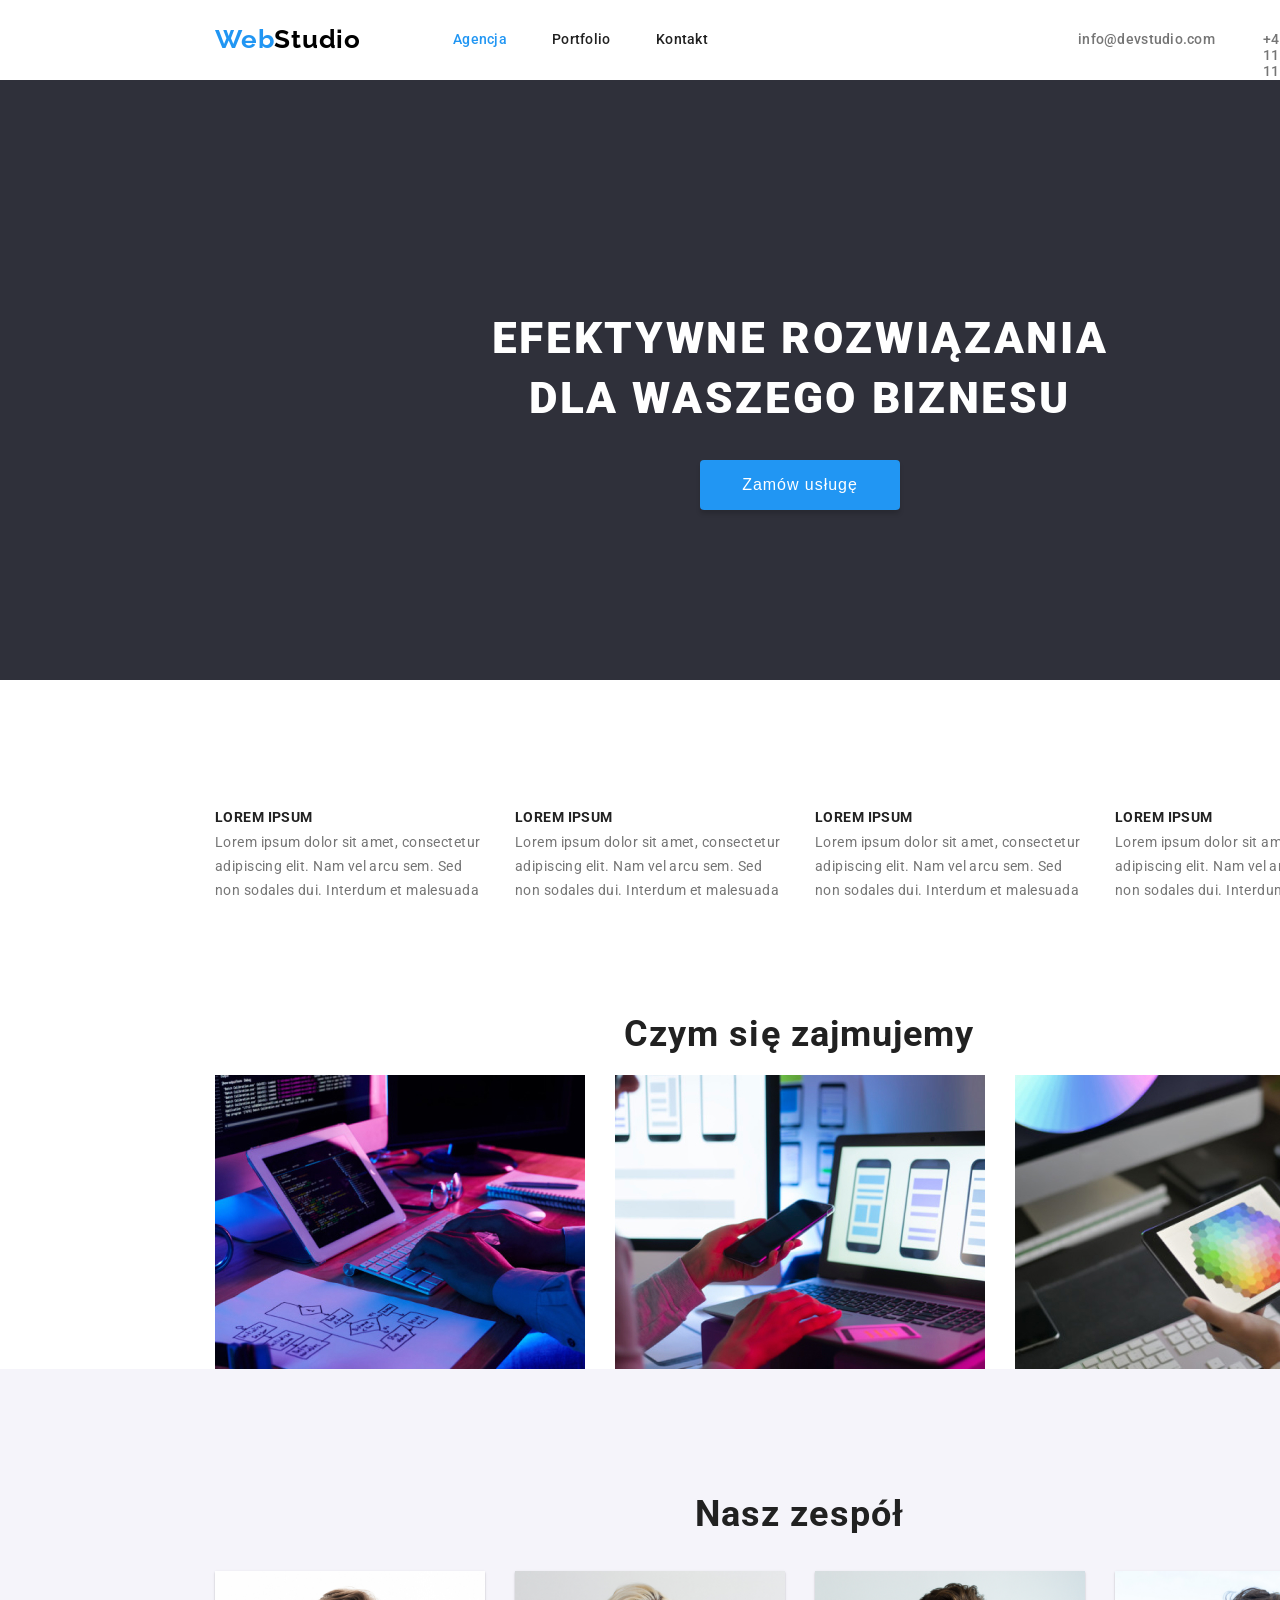
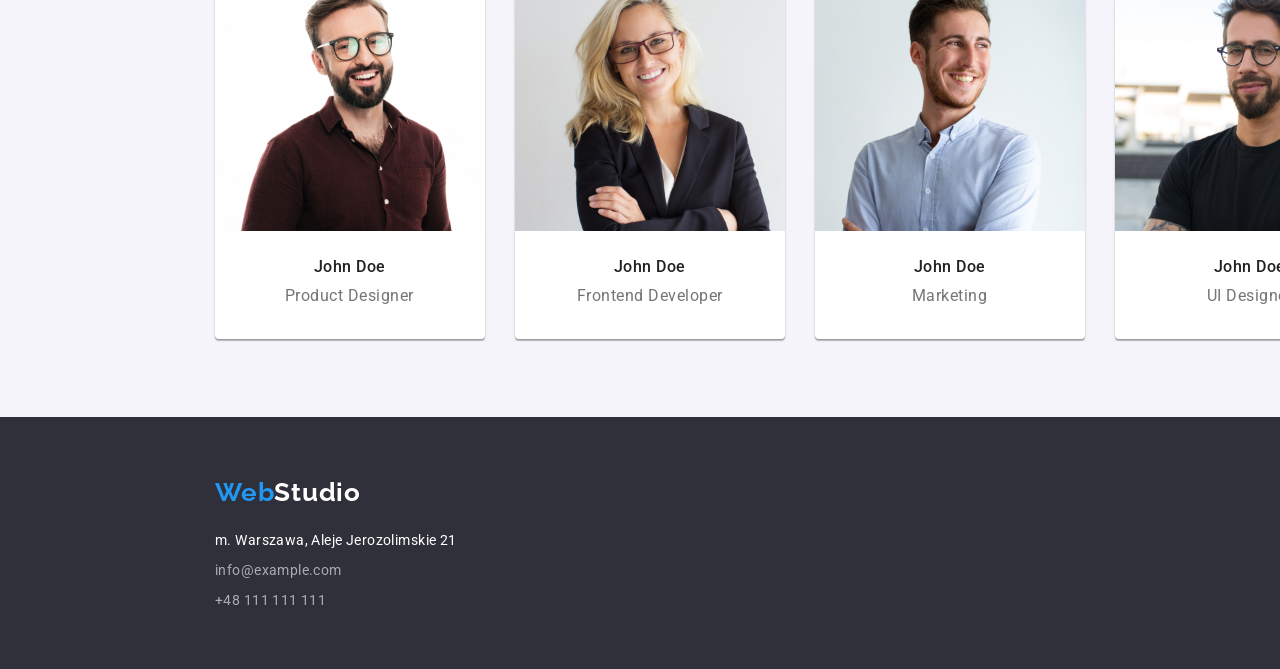
<file: index.html>
<!DOCTYPE html>
<html lang="pl">
<head>
    <meta charset="UTF-8">
    <meta http-equiv="X-UA-Compatible" content="IE=edge">
    <meta name="viewport" content="width=device-width, initial-scale=1.0">
    <title>Studio</title>
    <link rel="stylesheet" href="css/styles.css"/>
    <link href="https://fonts.googleapis.com/css2?family=Raleway:wght@700&family=Roboto:wght@400;500;700;900&display=swap"
        rel="stylesheet">
        <style>
            html {
                font-family: 'Raleway', sans-serif;
                font-family: 'Roboto', sans-serif;
            }
        </style>
</head>
<body>
    <header>
        <div class="menu">
            <span><a class="logo-header" href="index.html"><span class="web">Web</span>Studio</a></span>
            <nav>
                <a class="agencja-aktywny" href="index.html">Agencja</a>
                <a class="portfolio" href="portfolio.html">Portfolio</a>
                <a class="kontakt" href="#kontakt">Kontakt</a>
            </nav>    
            <span class="email-menu">info@devstudio.com</span>
            <span class="tel-menu">+48 111 111 111</span>
        </div>
        <div class="header">
            <h1 class="efektywne">efektywne rozwiązania dla waszego biznesu</h1>
            <span><button class="button-zamow-usluge" type="button">Zamów usługę</button></span>
        </div>
    </header>
    
    <main>
        <div>
            <ul class="tabela-atuty">
                <li class="t1">
                    <h4 class="t1-naglowek">Lorem ipsum</h4>
                    <p class="t1-tresc">Lorem ipsum dolor sit amet, consectetur adipiscing elit. Nam vel arcu sem. Sed non sodales dui. Interdum et malesuada</p>
                </li>
                <li class="t2">
                    <h4 class="t2-naglowek">Lorem ipsum</h4>
                    <p class="t2-tresc">Lorem ipsum dolor sit amet, consectetur adipiscing elit. Nam vel arcu sem. Sed non sodales dui. Interdum et
                    malesuada</p>
                </li>
                <li class="t3">
                    <h4 class="t3-naglowek">Lorem ipsum</h4>
                    <p class="t4-tresc">Lorem ipsum dolor sit amet, consectetur adipiscing elit. Nam vel arcu sem. Sed non sodales dui. Interdum et
                        malesuada</p>
                </li>
                <li class="t4">
                    <h4 class="t4-naglowek">Lorem ipsum</h4>
                    <p class="t4-tresc">Lorem ipsum dolor sit amet, consectetur adipiscing elit. Nam vel arcu sem. Sed non sodales dui. Interdum et
                        malesuada</p>
                </li>
            </ul>
        </div>
        <section class="zajecia">
            <h2 class="zajecia-naglowek">Czym się zajmujemy</h2>
            <span>
                <img class="box1"
                src="images/1.jpg"
                alt="Dłonie programisty w trakcie pisania kodu html w oparciu o lezące obok materiały"
                width="370"
                height="294"/>
                <img class="box2"
                src="images/2.jpg"
                alt="Programista tworzy układ apliakcji mobilnej"
                width="370"
                height="294"/>
                <img class="box3"
                src="images/3.jpg"
                alt="Programista lub grafik dobiera paletę kolorów, która ma być uzyta do projektu"
                width="370"
                height="294"/>
            </span>
        </section>
        <section class="zespol"></section>>
            <h2 class="nasz-zespol">Nasz zespół</h2>
            <ul class="tabela-zespol">
                <li class="zespol-1">
                    <img
                    src="images/4.jpg"
                    alt="Jedna z osób z naszego zespołu"
                    width="270"
                    height="260"/><p class="zespol-1-imie">John Doe</p><p class="zespol-1-stan">Product Designer</p>
                </li>
                <li class="zespol-2">
                    <img
                    src="images/5.jpg"
                    alt="Jedna z osób z naszego zespołu"
                    width="270"
                    height="260"/><p class="zespol-2-imie">John Doe</p><p class="zespol-2-stan">Frontend Developer</p>
                </li>
                <li class="zespol-3">
                    <img
                    src="images/6.jpg"
                    alt="Jedna z osób z naszego zespołu"
                    width="270"
                    height="260"/><p class="zespol-3-imie">John Doe</p><p class="zespol-3-stan">Marketing</p>
                </li>
                <li class="zespol-4">
                    <img
                    src="images/7.jpg"
                    alt="Jedna z osób z naszego zespołu"
                    width="270"
                    height="260"/><p class="zespol-4-imie">John Doe</p><p class="zespol-4-stan">UI Designer</p>
                </li>
            </ul>
        </section>
    </main>
    <footer class="footer-agencja">
        <div>
            <a class="logo-footer" href="index.html"><span class="web">Web</span><span class="studio-footer">Studio</span></a>
        </div>
        <address id="kontakt">
            <span class="adres-footer">m. Warszawa, Aleje Jerozolimskie 21</span>
            <span class="mail-footer">info@example.com</span>
            <span class="tel-footer">+48 111 111 111</span>
        </address>
    </footer>
</body>
</html>
</file>
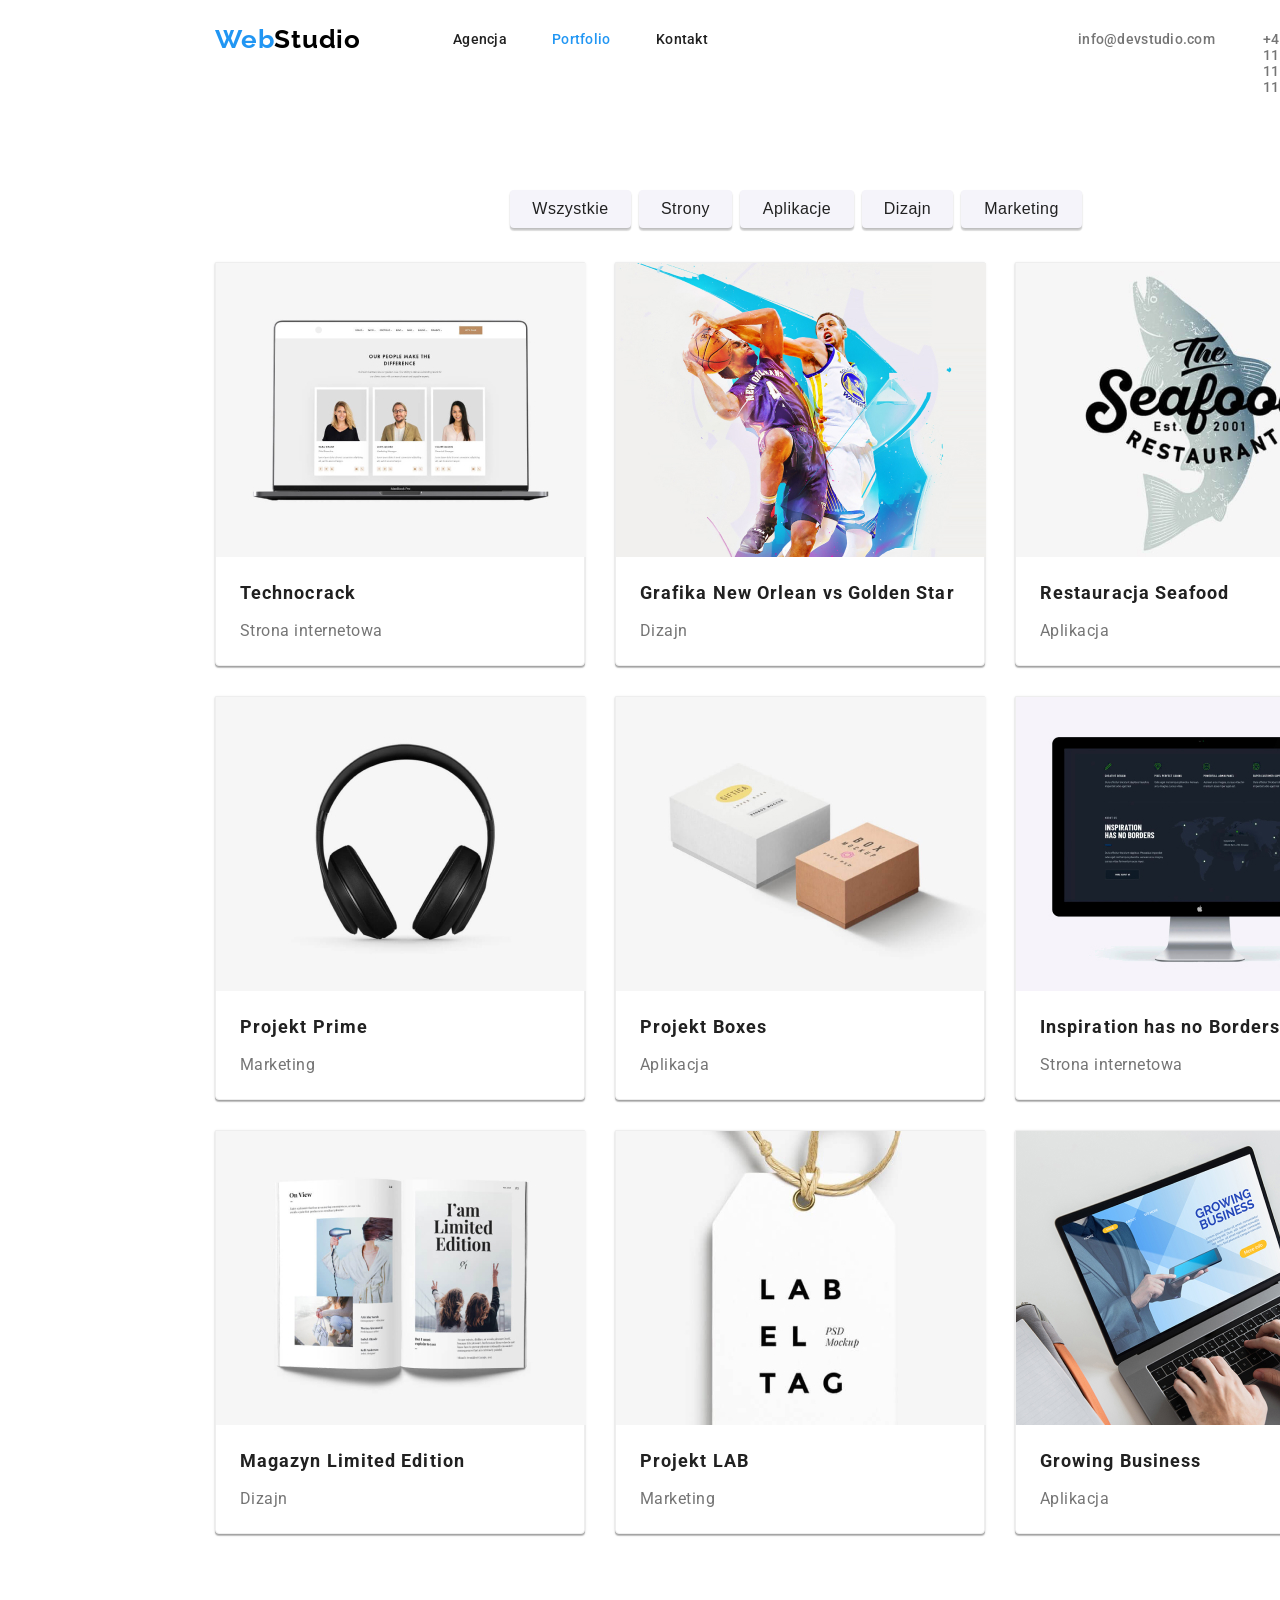
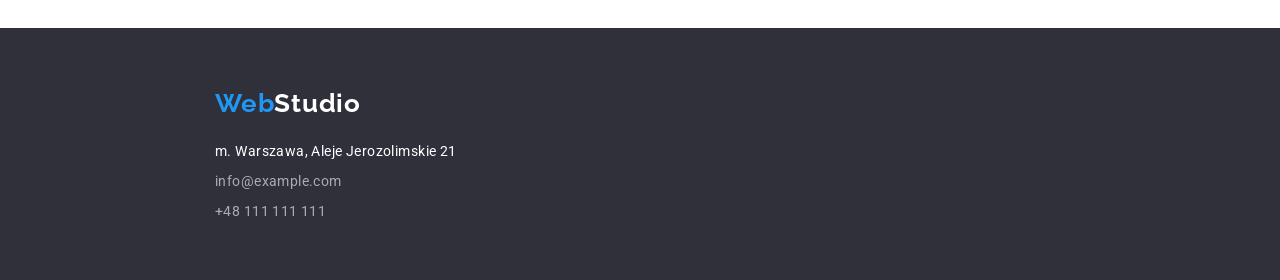
<file: portfolio.html>
<!DOCTYPE html>
<html lang="pl">
<head>
    <meta charset="UTF-8">
    <meta http-equiv="X-UA-Compatible" content="IE=edge">
    <meta name="viewport" content="width=device-width, initial-scale=1.0">
    <title>Portfolio</title>
    <link rel="stylesheet" href="css/styles.css" />
    <link href="https://fonts.googleapis.com/css2?family=Raleway:wght@700&family=Roboto:wght@400;500;700;900&display=swap"
        rel="stylesheet">
        <style>
            html {
                font-family: 'Raleway', sans-serif;
                font-family: 'Roboto', sans-serif;
            }
        </style>
</head>
<body>
    <header>
        <div class="menu">
            <span><a class="logo-header" href="index.html"><span class="web">Web</span>Studio</a></span>
            <nav>
                <a class="agencja" href="index.html">Agencja</a>
                <a class="portfolio-aktywny" href="portfolio.html">Portfolio</a>
                <a class="kontakt" href="#kontakt">Kontakt</a>
            </nav>
            <span class="email-menu">info@devstudio.com</span>
            <span class="tel-menu">+48 111 111 111</span>
        </div>
    </header>
    <main>
        <div>
            <ul class="filtry">
                <li><button class="b1" type="button">Wszystkie</button></li>
                <li><button class="b2" type="button">Strony</button></li>
                <li><button class="b3" type="button">Aplikacje</button></li>
                <li><button class="b4" type="button">Dizajn</button></li>
                <li><button class="b5" type="button">Marketing</button></li>
            </ul>
        </div>
        <div>
            <ul class="projekty">
                <li class="kontener projekt1">
                    <img 
                    src="images/Portfolio/1.jpg"
                    alt="Strona internetowa Technocrack na ekranie laptopa"
                    width="370"
                    height="294"/><p class="projekt-tytul">Technocrack</p><p class="projekt-podpis">Strona internetowa</p>
                </li>
                <li class="kontener projekt2">
                    <img
                    src="images/Portfolio/2.jpg"
                    alt="Grafika przedstawiająca dwóch koszykarzy druzyn New Orlean i Golden Star"
                    width="370"
                    height="294"/><p class="projekt-tytul">Grafika New Orlean vs Golden Star</p><p class="projekt-podpis">Dizajn</p>
                </li>
                <li class="kontener projekt3">
                    <img
                    src="images/Portfolio/3.jpg"
                    alt="Logo restauracji Seafood"
                    width="370"
                    height="294"/><p class="projekt-tytul">Restauracja Seafood</p><p class="projekt-podpis">Aplikacja</p>
                </li>
                <li class="kontener projekt4">
                    <img
                    src="images/Portfolio/4.jpg"
                    ale="słuchawki nauszne"
                    width="370"
                    height="294"/><p class="projekt-tytul">Projekt Prime</p><p class="projekt-podpis">Marketing</p>
                </li>
                <li class="kontener projekt5">
                    <img
                    src="images/Portfolio/5.jpg"
                    alt="dwa opakowania"
                    width="370"
                    height="294"/><p class="projekt-tytul">Projekt Boxes</p><p class="projekt-podpis">Aplikacja</p>
                </li>
                <li class="kontener projekt6">
                    <img
                    src="images/Portfolio/6.jpg"
                    ale="Strona internetowa Inspiration has no Borders na ekranie komputera"
                    width="370"
                    height="294"/><p class="projekt-tytul">Inspiration has no Borders</p><p class="projekt-podpis">Strona internetowa</p>
                </li>
                <li class="kontener projekt7">
                    <img
                    src="images/Portfolio/7.jpg"
                    alt="przykład projektu graficznego na otwartej stronie magazynu Limited Edition"
                    width="370"
                    height="294"/><p class="projekt-tytul">Magazyn Limited Edition</p><p class="projekt-podpis">Dizajn</p>
                </li>
                <li class="kontener projekt8">
                    <img
                    src="images/Portfolio/8.jpg"
                    alt="zawieszka z napisem labeltag"
                    width="370"
                    height="294"/><p class="projekt-tytul">Projekt LAB</p><p class="projekt-podpis">Marketing</p>
                </li>
                <li class="kontener projekt9">
                    <img
                    src="images/Portfolio/9.jpg"
                    alt="strona internetowa Growing Business na ekranie laptopa"
                    width="370"
                    height="294"/><p class="projekt-tytul">Growing Business</p><p class="projekt-podpis">Aplikacja</p>
                </li>
            </ul>
        </div>
    </main>
    <footer class="footer-portfolio">
        <div>
            <a class="logo-footer" href="index.html"><span class="web">Web</span><span
                    class="studio-footer">Studio</span></a>
        </div>
        <address id="kontakt">
            <span class="adres-footer">m. Warszawa, Aleje Jerozolimskie 21</span>
            <span class="mail-footer">info@example.com</span>
            <span class="tel-footer">+48 111 111 111</span>
        </address>
    </footer>
</body>
</html>
</file>
<file: css/styles.css>
.menu {
    width: 1600px;
    height: 80px;
}
.logo-header {
    position: absolute;
    width: 145px;
    height: 31px;
    left: 215px;
    top: 24px;
    font-family: Raleway;
    font-weight: bold;
    font-size: 26px;
    line-height: 1.19;
    letter-spacing: 0.03em;
    color: #000000;
    text-decoration: none;
}

.web {
    color: #2196F3;
}

.agencja {
    position: absolute;
    width: 53px;
    height: 16px;
    left: 453px;
    top: 32px;
    font-weight: 500;
    font-size: 14px;
    line-height: 1.14;
    letter-spacing: 0.02em;
    color: #212121;
    text-decoration: none;
}
.agencja:hover, 
.agencja:focus {
    color: #2196F3;
}
.agencja-aktywny {
    position: absolute;
    width: 53px;
    height: 16px;
    left: 453px;
    top: 32px;
    font-weight: 500;
    font-size: 14px;
    line-height: 1.14;
    letter-spacing: 0.02em;
    text-decoration: none;
    color: #2196f3;
}

.portfolio {
    position: absolute;
    width: 58px;
    height: 16px;
    left: 552px;
    top: 32px;
    font-weight: 500;
    font-size: 14px;
    line-height: 1.14;
    letter-spacing: 0.02em;
    color: #212121;
    text-decoration: none;
}

.portfolio-aktywny {
    position: absolute;
    width: 58px;
    height: 16px;
    left: 552px;
    top: 32px;
    font-weight: 500;
    font-size: 14px;
    line-height: 1.14;
    letter-spacing: 0.02em;
    color: #2196F3;
    text-decoration: none;
}

.portfolio:hover,
.portfolio:focus {
    color: #2196F3;
}

.kontakt {
    position: absolute;
    width: 51px;
    height: 16px;
    left: 656px;
    top: 32px;
    font-weight: 500;
    font-size: 14px;
    line-height: 1.14;
    letter-spacing: 0.02em;
    color: #212121;
    text-decoration: none;
}

.kontakt:hover,
.kontakt:focus,
.tel-menu:hover,
.tel-menu:focus,
.email-menu:hover,
.email-menu:focus,
.mail-footer:hover,
.mail-footer:focus,
.tel-footer:hover,
.tel-footer:focus {
    color: #2196F3;
    cursor: pointer;
}

.email-menu {
    position: absolute;
    width: 135px;
    height: 16px;
    left: 1078px;
    top: 32px;
    font-weight: 500;
    font-size: 14px;
    line-height: 1.14;
    letter-spacing: 0.02em;
    color: #757575;
}

.tel-menu {
    position: absolute;
    height: 16px;
    left: 1263px;
    top: 32px;
    font-weight: 500;
    font-size: 14px;
    line-height: 1.14;
    letter-spacing: 0.02em;
    color: #757575;
}

.header {
    position: absolute;
    width: 1600px;
    height: 600px;
    left: 0px;
    top: 80px;
    background: #2F303A;
}

.efektywne {
    position: absolute;
    width: 696px;
    height: 120px;
    left: 452px;
    top: 200px;
    font-weight: 900;
    font-size: 44px;
    line-height: 1.36;
    text-align: center;
    letter-spacing: 0.06em;
    text-transform: uppercase;
    color: #FFFFFF;
}

.button-zamow-usluge {
    position: absolute;
    width: 200px;
    height: 50px;
    left: 700px;
    top: 380px;
    background: #2196F3;
    font-size: 16px;
    letter-spacing: 0.06em;
    color: #FFFFFF;
    box-shadow: 0px 4px 4px rgba(0, 0, 0, 0.15);
    border-radius: 4px;
}

.tabela-atuty {
    position: absolute;
    width: 1170px;
    height: 101px;
    left: 215px;
    top: 774px;
    list-style: none;
    display: flex;
}

.t1 {
    position: absolute;
    width: 270px;
    height: 101px;
    left: 0px;
}

.t2 {
    position: absolute;
    width: 270px;
    height: 101px;
    left: 300px;
}

.t3 {
    position: absolute;
    width: 270px;
    height: 101px;
    left: 600px;
}

.t4 {
    position: absolute;
    width: 270px;
    height: 101px;
    left: 900px;
}

.t1-naglowek, .t2-naglowek, .t3-naglowek, .t4-naglowek {
    position: absolute;
    width: 270px;
    height: 16px;
    font-weight: bold;
    font-size: 14px;
    line-height: 1,14;
    letter-spacing: 0.03em;
    text-transform: uppercase;
    color: #212121;
}

.t1-tresc, .t2-tresc, .t3-tresc, .t4-tresc {
    position: absolute;
    width: 270px;
    height: 75px;
    top: 26px;
    font-size: 14px;
    line-height: 24px;
    letter-spacing: 0.03em;
    color: #757575;
}

.zajecia {
    position: absolute;
    width: 1170px;
    height: 386px;
    left: 215px;
    top: 94px;
}

.zajecia-naglowek {
    position: absolute;
    left: 409px;
    top: 889px;
    font-weight: bold;
    font-size: 36px;
    line-height: 42px;
    text-align: center;
    letter-spacing: 0.03em;
    color: #212121;
}

.box1 {
    position: absolute;
    width: 370px;
    height: 294px;
    left: 0px;
    top: 981px;
}

.box2 {
    position: absolute;
    width: 370px;
    height: 294px;
    left: 400px;
    top: 981px;
}

.box3 {
    position: absolute;
    width: 370px;
    height: 294px;
    left: 800px;
    top: 981px;
}

.zespol {
    position: absolute;
    width: 1600px;
    height: 648px;
    left: 0px;
    top: 1369px;
    background: #F5F4FA;
}

.nasz-zespol {
    position: absolute;
    left: 695px;
    top: 1463px;
    font-weight: bold;
    font-size: 36px;
    line-height: 42px;
    text-align: center;
    letter-spacing: 0.03em;
    color: #212121;
}

.tabela-zespol {
    list-style: none;
    position: absolute;
    width: 1170px;
    height: 368px;
    left: 215px;
    top: 1555px;
    display: flex;
}

.zespol-1 {
    position: absolute;
    width: 270px;
    height: 368px;
    left: 0px;
    background: #FFFFFF;
    box-shadow: 0px 1px 3px rgba(0, 0, 0, 0.12), 0px 1px 1px rgba(0, 0, 0, 0.14), 0px 2px 1px rgba(0, 0, 0, 0.2);
    border-radius: 0px 0px 4px 4px;
}

.zespol-2 {
    position: absolute;
    width: 270px;
    height: 368px;
    left: 300px;
    background: #FFFFFF;
    box-shadow: 0px 1px 3px rgba(0, 0, 0, 0.12), 0px 1px 1px rgba(0, 0, 0, 0.14), 0px 2px 1px rgba(0, 0, 0, 0.2);
    border-radius: 0px 0px 4px 4px;
}

.zespol-3 {
    position: absolute;
    width: 270px;
    height: 368px;
    left: 600px;
    background: #FFFFFF;
    box-shadow: 0px 1px 3px rgba(0, 0, 0, 0.12), 0px 1px 1px rgba(0, 0, 0, 0.14), 0px 2px 1px rgba(0, 0, 0, 0.2);
    border-radius: 0px 0px 4px 4px;
}

.zespol-4 {
    position: absolute;
    width: 270px;
    height: 368px;
    left: 900px;
    background: #FFFFFF;
    box-shadow: 0px 1px 3px rgba(0, 0, 0, 0.12), 0px 1px 1px rgba(0, 0, 0, 0.14), 0px 2px 1px rgba(0, 0, 0, 0.2);
    border-radius: 0px 0px 4px 4px;
}

.zespol-1-imie, .zespol-2-imie, .zespol-3-imie, .zespol-4-imie {
    position: absolute;
    left: 99px;
    top: 270px;
    font-weight: 500;
    font-size: 16px;
    line-height: 19px;
    text-align: center;
    letter-spacing: 0.03em;
    color: #212121;
}

.zespol-1-stan {
    position: absolute;
    left: 70px;
    top: 299px;
    font-size: 16px;
    line-height: 19px;
    text-align: center;
    letter-spacing: 0.03em;
    color: #757575;
}

.zespol-2-stan {
    position: absolute;
    left: 62px;
    top: 299px;
    font-size: 16px;
    line-height: 19px;
    text-align: center;
    letter-spacing: 0.03em;
    color: #757575;
}

.zespol-3-stan {
    position: absolute;
    left: 97px;
    top: 299px;
    font-size: 16px;
    line-height: 19px;
    text-align: center;
    letter-spacing: 0.03em;
    color: #757575;
}

.zespol-4-stan {
    position: absolute;
    left: 92px;
    top: 299px;
    font-size: 16px;
    line-height: 19px;
    text-align: center;
    letter-spacing: 0.03em;
    color: #757575;
}

.footer-agencja {
    position: absolute;
    width: 1600px;
    height: 252px;
    left: 0px;
    top: 2017px;
    background: #2F303A;
}

.footer-portfolio {
    position: absolute;
    width: 1600px;
    height: 252px;
    left: 0px;
    top: 1628px;
    background: #2F303A;
}

.logo-footer {
    position: absolute;
    width: 145px;
    height: 31px;
    left: 215px;
    top: 60px;
    font-family: Raleway;
    font-weight: bold;
    font-size: 26px;
    line-height: 31px;
    letter-spacing: 0.03em;
    text-decoration: none;
}

.studio-footer {
    color: #FFFFFF;
}

.adres-footer {
    position: absolute;
    width: 246px;
    height: 21px;
    left: 215px;
    top: 111px;
    font-style: normal;
    font-size: 14px;
    line-height: 24px;
    letter-spacing: 0.03em;
    color: #FFFFFF;
    white-space: nowrap;
}

.mail-footer {
    position: absolute;
    width: 231px;
    height: 21px;
    left: 215px;
    top: 141px;
    font-style: normal;
    font-size: 14px;
    line-height: 24px;
    letter-spacing: 0.03em;
    color: rgba(255, 255, 255, 0.6);
}

.tel-footer {
    position: absolute;
    width: 231px;
    height: 21px;
    left: 215px;
    top: 171px;
    font-style: normal;
    font-size: 14px;
    line-height: 24px;
    letter-spacing: 0.03em;
    color: rgba(255, 255, 255, 0.6);
}




.filtry {
    position: absolute;
    width: 572px;
    height: 54px;
    left: 510px;
    top: 174px;
    list-style: none;
    display: flex;
}

button {
    position: absolute;
    height: 38px;
    background: #F5F4FA;
    box-shadow: 0px 3px 1px rgba(0, 0, 0, 0.1), 0px 1px 2px rgba(0, 0, 0, 0.08), 0px 2px 2px rgba(0, 0, 0, 0.12);
    border-radius: 4px;
    border: none;
    cursor:pointer;
    font-weight: 500;
    font-size: 16px;
    text-align: center;
    letter-spacing: 0.03em;
    color: #212121;
}

button:hover {
    background: #2196F3;
    color: #fff;
}

.b1 {
    width: 121px;
    left: 0px;
}

.b2 {
    width: 93px;
    left: 129px;
}

.b3 {
    width: 114px;
    left: 230px;
}

.b4{
    width: 91px;
    left: 352px;
}

.b5 {
    width: 121px;
    left: 451px;
}

.projekty {
    display: flex;
    list-style: none;
}

.kontener {
    position: absolute;
    width: 370px;
    height: 404px;
    background: #FFFFFF;
    box-shadow: 0px 1px 3px rgba(0, 0, 0, 0.12), 0px 1px 1px rgba(0, 0, 0, 0.14), 0px 2px 1px rgba(0, 0, 0, 0.2);
    border-radius: 0px 0px 4px 4px;
    border: 1px solid #EEEEEE;
    box-sizing: border-box;
}

.projekt1 {
    left: 215px;
    top: 262px;
}

.projekt2 {
    left: 615px;
    top: 262px;
}

.projekt3 {
    left: 1015px;
    top: 262px;
}

.projekt4 {
    left: 215px;
    top: 696px;
}

.projekt5 {
    left: 615px;
    top: 696px;
}

.projekt6 {
    left: 1015px;
    top: 696px;
}

.projekt7 {
    left: 215px;
    top: 1130px;
}

.projekt8 {
    left: 615px;
    top: 1130px;
}

.projekt9 {
    left: 1015px;
    top: 1130px;
}

.projekt-tytul {
    position: absolute;
    left: 24px;
    top: 294px;
    font-weight: bold;
    font-size: 18px;
    line-height: 36px;
    letter-spacing: 0.06em;
    color: #212121;
}

.projekt-podpis {
    position: absolute;
    width: 322px;
    height: 30px;
    left: 24px;
    top: 337px;
    font-size: 16px;
    line-height: 30px;
    letter-spacing: 0.03em;
    color: #757575;
}
</file>
